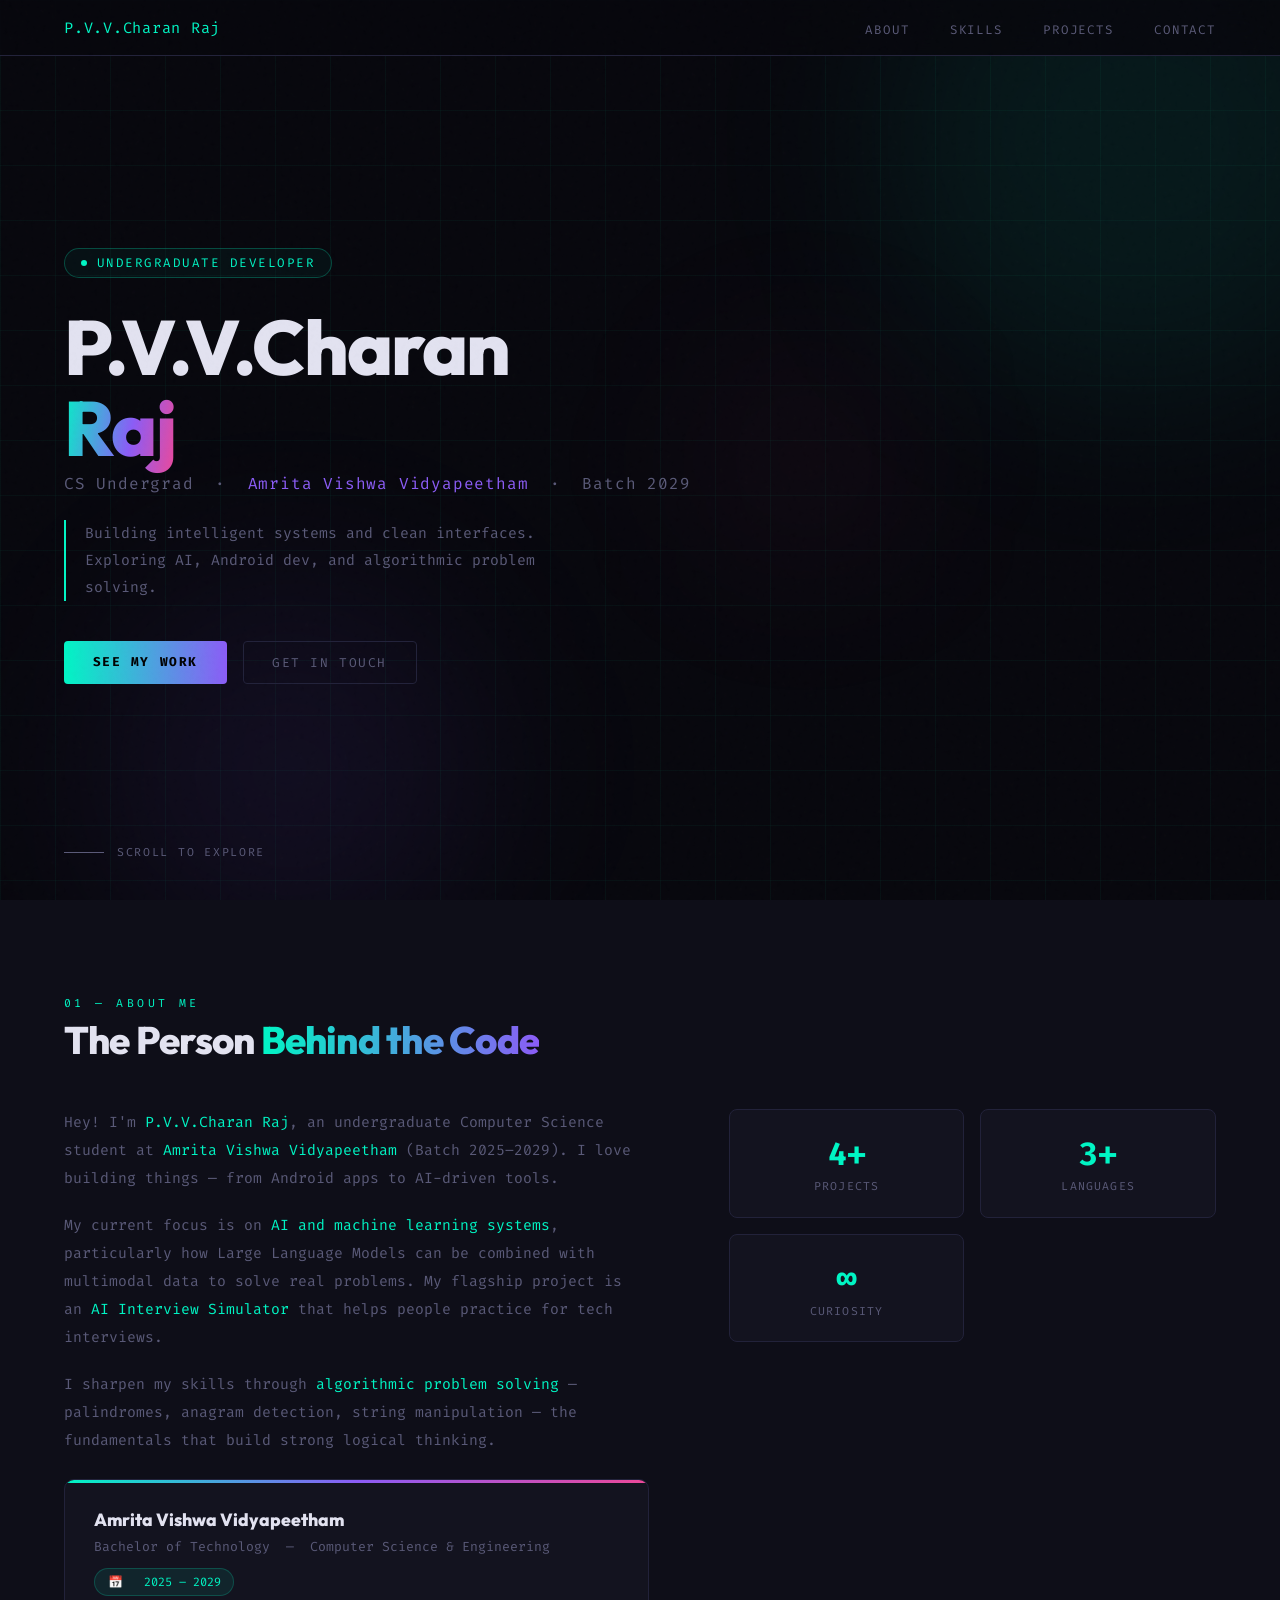
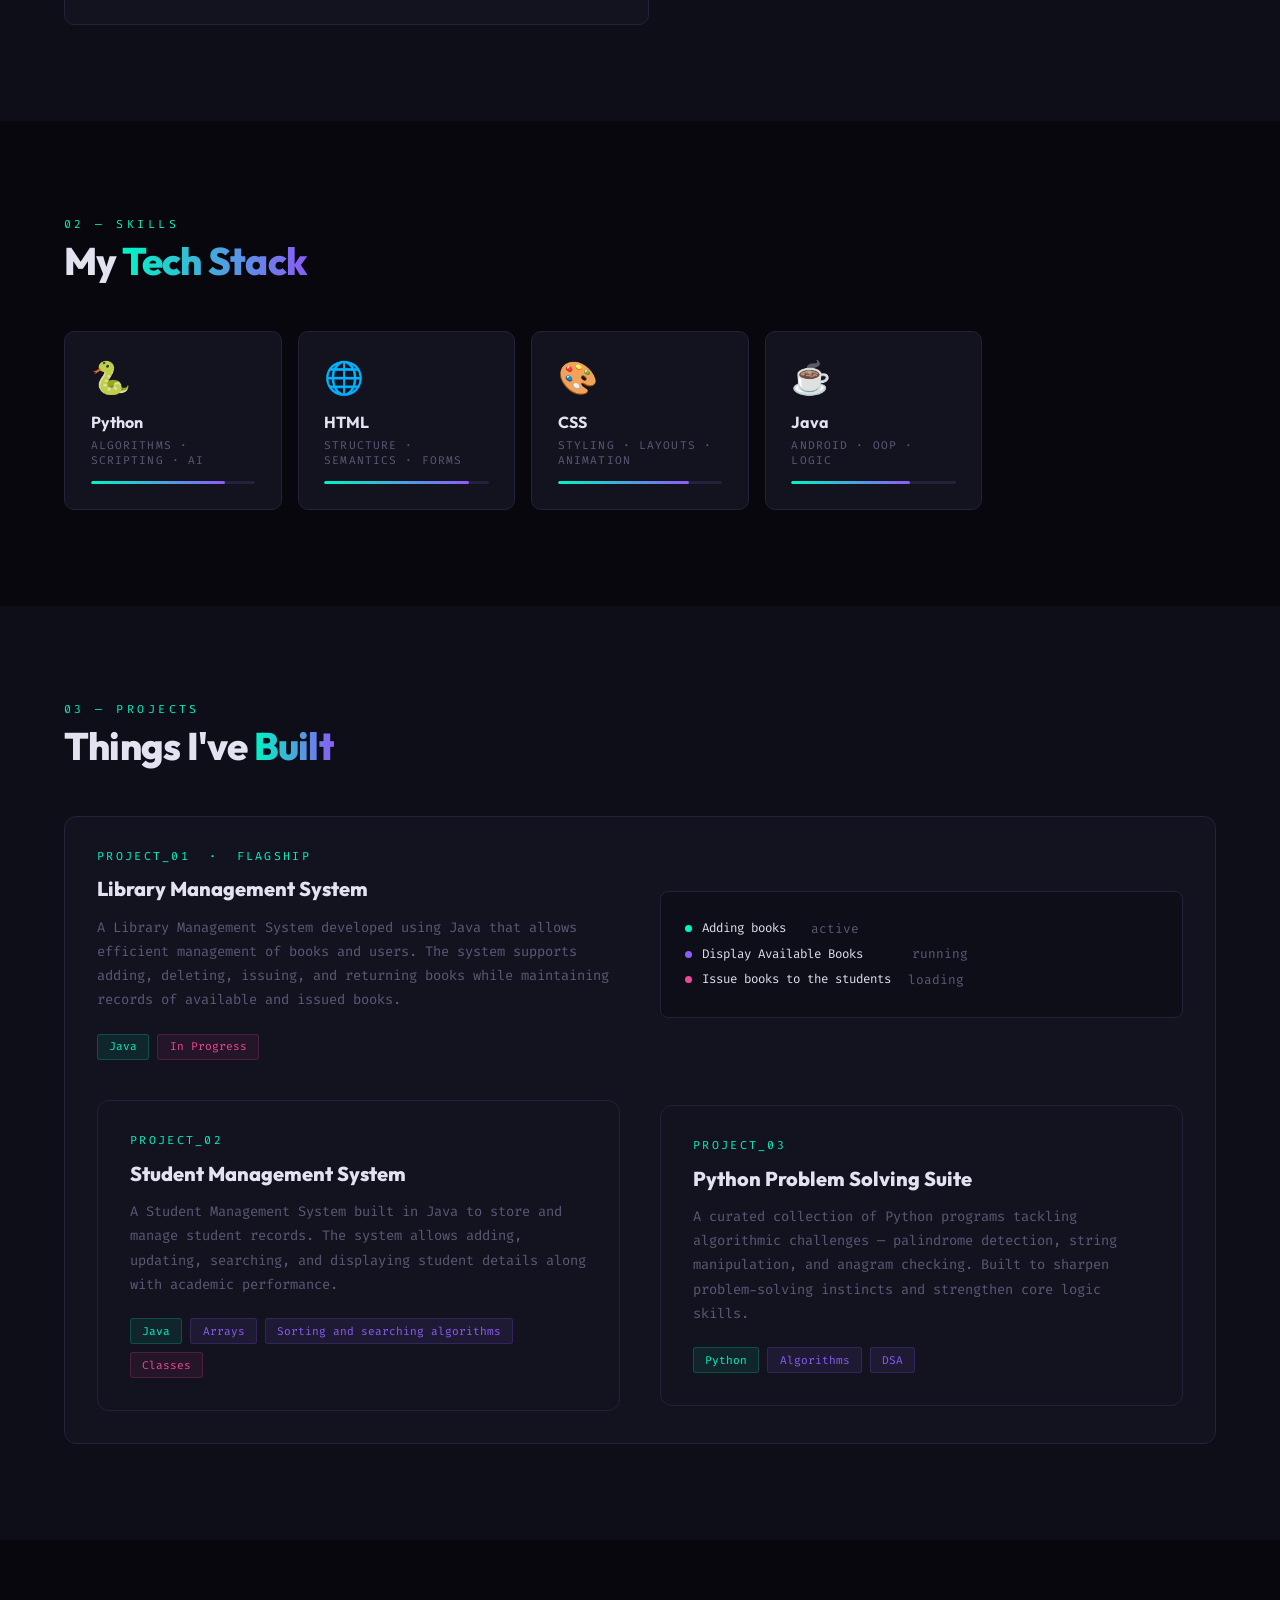
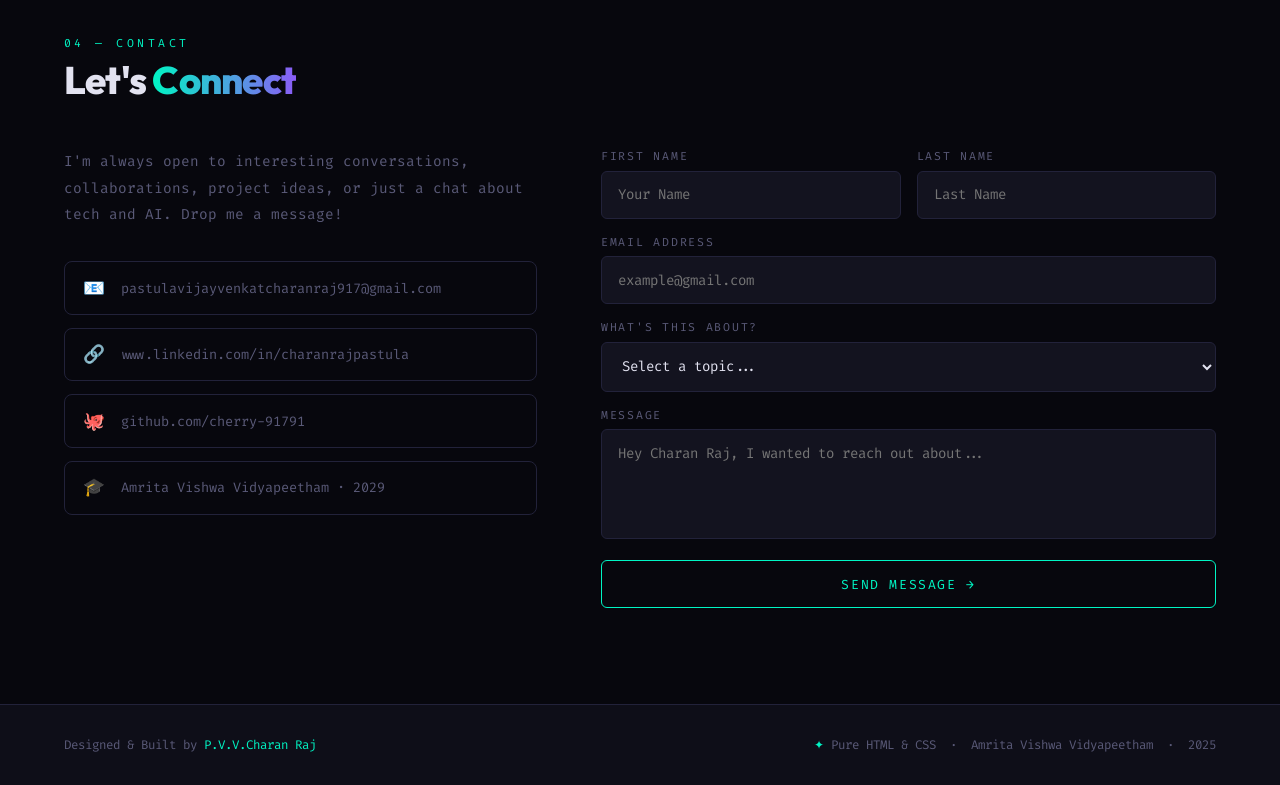
<file: index.html>
<!DOCTYPE html>
<html lang="en">
<head>
  <meta charset="UTF-8" />
  <meta name="viewport" content="width=device-width, initial-scale=1.0"/>
  <title>P.V.V.Charan Raj — Portfolio</title>
  <link href="https://fonts.googleapis.com/css2?family=Fira+Code:wght@400;500&family=Outfit:wght@400;600;700;800&display=swap" rel="stylesheet"/>
  <link rel="stylesheet" href="pro.css">
</head>
<body>

 
  <nav>
    <div class="logo">P.V.V.Charan Raj</div>
    <ul class="nav-links">
      <li><a href="#about">About</a></li>
      <li><a href="#skills">Skills</a></li>
      <li><a href="#projects">Projects</a></li>
      <li><a href="#contact">Contact</a></li>
    </ul>
  </nav>

  <section class="hero" id="home">
    <div class="orb orb1"></div>
    <div class="orb orb2"></div>
    <div class="orb orb3"></div>
    <div class="hero-inner">
      <div class="hero-badge">
        <span class="badge-dot"></span>
        Undergraduate Developer
      </div>
      <h1 class="hero-name">
        <span class="first">P.V.V.Charan </span><br>
        <span class="last">Raj</span>
      </h1>
      <p class="hero-role">
        CS Undergrad &nbsp;·&nbsp; <span>Amrita Vishwa Vidyapeetham</span> &nbsp;·&nbsp; Batch 2029
      </p>
      <p class="hero-bio">
        Building intelligent systems and clean interfaces.<br>
        Exploring AI, Android dev, and algorithmic problem solving.
      </p>
      <div class="hero-actions">
        <a href="#projects" class="btn btn-fill">See My Work</a>
        <a href="#contact" class="btn btn-outline">Get in Touch</a>
      </div>
    </div>
    <div class="scroll-hint">
      <span class="scroll-line"></span> Scroll to explore
    </div>
  </section>

 
  <section id="about">
    <div class="sec-tag">01 — about me</div>
    <h2 class="sec-title">The Person <span class="hl">Behind the Code</span></h2>
    <div class="about-layout">
      <div class="about-text">
        <p>
          Hey! I'm <b>P.V.V.Charan Raj</b>, an undergraduate Computer Science student at
          <b>Amrita Vishwa Vidyapeetham</b> (Batch 2025–2029). I love building things — from
          Android apps to AI-driven tools.
        </p>
        <p>
          My current focus is on <b>AI and machine learning systems</b>, particularly how
          Large Language Models can be combined with multimodal data to solve real problems.
          My flagship project is an <b>AI Interview Simulator</b> that helps people practice
          for tech interviews.
        </p>
        <p>
          I sharpen my skills through <b>algorithmic problem solving</b> — palindromes,
          anagram detection, string manipulation — the fundamentals that build strong
          logical thinking.
        </p>
        <div class="edu-card">
          <div class="edu-uni">Amrita Vishwa Vidyapeetham</div>
          <div class="edu-degree">Bachelor of Technology &nbsp;—&nbsp; Computer Science &amp; Engineering</div>
          <span class="edu-years">📅 &nbsp; 2025 – 2029</span>
        </div>
      </div>
      <div>
        <div class="stat-row">
          <div class="stat-box">
            <div class="stat-num">4+</div>
            <div class="stat-lbl">Projects</div>
          </div>
          <div class="stat-box">
            <div class="stat-num">3+</div>
            <div class="stat-lbl">Languages</div>
          </div>
          <div class="stat-box">
            <div class="stat-num">∞</div>
            <div class="stat-lbl">Curiosity</div>
          </div>
        </div>
      </div>
    </div>
  </section>


  <section id="skills">
    <div class="sec-tag">02 — skills</div>
    <h2 class="sec-title">My <span class="hl">Tech Stack</span></h2>
    <div class="skills-wrap">
      <div class="sk">
        <div class="sk-icon">🐍</div>
        <div class="sk-name">Python</div>
        <div class="sk-level">Algorithms · Scripting · AI</div>
        <div class="bar-bg"><div class="bar" style="width:82%"></div></div>
      </div>
      <div class="sk">
        <div class="sk-icon">🌐</div>
        <div class="sk-name">HTML</div>
        <div class="sk-level">Structure · Semantics · Forms</div>
        <div class="bar-bg"><div class="bar" style="width:88%"></div></div>
      </div>
      <div class="sk">
        <div class="sk-icon">🎨</div>
        <div class="sk-name">CSS</div>
        <div class="sk-level">Styling · Layouts · Animation</div>
        <div class="bar-bg"><div class="bar" style="width:80%"></div></div>
      </div>
      <div class="sk">
        <div class="sk-icon">☕</div>
        <div class="sk-name">Java</div>
        <div class="sk-level">Android · OOP · Logic</div>
        <div class="bar-bg"><div class="bar" style="width:72%"></div></div>
      </div>
  </section>

  <section id="projects">
    <div class="sec-tag">03 — projects</div>
    <h2 class="sec-title">Things I've <span class="hl">Built</span></h2>
    <div class="projects-grid">

      <div class="proj-card featured">
        <div>
          <div class="proj-num">PROJECT_01 &nbsp;·&nbsp; FLAGSHIP</div>
          <h3 class="proj-title">Library Management System</h3>
          <p class="proj-desc">
            A Library Management System developed using Java that allows efficient management of books and users. The system supports adding, deleting, issuing, and returning books while maintaining records of available and issued books.
          </p>
          <div class="proj-tags">
            <span class="tag green">Java</span>
            <span class="tag pink">In Progress</span>
          </div>
        </div>
        <div class="proj-visual">
          <div class="pv-line"><span class="pv-dot pv-g"></span><span class="pv-label">Adding books</span>&nbsp;&nbsp;active</div>
          <div class="pv-line"><span class="pv-dot pv-p"></span><span class="pv-label">Display Available Books</span>&nbsp;&nbsp;&nbsp;&nbsp;&nbsp;running</div>
          <div class="pv-line"><span class="pv-dot pv-pk"></span><span class="pv-label">Issue books to the students</span>&nbsp;loading</div>
      </div>

    
      <div class="proj-card">
        <div class="proj-num">PROJECT_02</div>
        <h3 class="proj-title">Student Management System</h3>
        <p class="proj-desc">
         A Student Management System built in Java to store and manage student records. The system allows adding, updating, searching, and displaying student details along with academic performance.        </p>
        <div class="proj-tags">
          <span class="tag green">Java</span>
          <span class="tag">Arrays</span>
          <span class="tag">Sorting and searching algorithms</span>
          <span class="tag pink">Classes</span>
        </div>
      </div>

      <div class="proj-card">
        <div class="proj-num">PROJECT_03</div>
        <h3 class="proj-title">Python Problem Solving Suite</h3>
        <p class="proj-desc">
          A curated collection of Python programs tackling algorithmic challenges —
          palindrome detection, string manipulation, and anagram checking. Built to
          sharpen problem-solving instincts and strengthen core logic skills.
        </p>
        <div class="proj-tags">
          <span class="tag green">Python</span>
          <span class="tag">Algorithms</span>
          <span class="tag">DSA</span>
        </div>
      </div>

    </div>
  </section>


  <section id="contact">
    <div class="sec-tag">04 — contact</div>
    <h2 class="sec-title">Let's <span class="hl">Connect</span></h2>
    <div class="contact-grid">
      <div class="contact-left">
        <p>
          I'm always open to interesting conversations, collaborations, project ideas,
          or just a chat about tech and AI. Drop me a message!
        </p>
        <div class="c-links">
          <a href="mailto:pastulavijayvenkatcharanraj917@gmail.com" class="c-link">
            <span class="c-ico">📧</span> pastulavijayvenkatcharanraj917@gmail.com
          </a>
          <a href="https://www.linkedin.com/in/pastulavijay-venkatcharanraj-4975b03a7/" class="c-link">
            <span class="c-ico">🔗</span> www.linkedin.com/in/charanrajpastula
          </a>
          <a href="https://github.com/cherry-91791" class="c-link">
            <span class="c-ico">🐙</span> github.com/cherry-91791
          </a>
          <a href="#" class="c-link">
            <span class="c-ico">🎓</span> Amrita Vishwa Vidyapeetham · 2029
          </a>
        </div>
      </div>

      <form class="contact-form" action="#" method="post">
        <div class="fg-row">
          <div class="fg">
            <label for="fname">First Name</label>
            <input type="text" id="fname" name="fname" placeholder="Your Name" required />
          </div>
          <div class="fg">
            <label for="lname">Last Name</label>
            <input type="text" id="lname" name="lname" placeholder="Last Name" />
          </div>
        </div>
        <div class="fg">
          <label for="email">Email Address</label>
          <input type="email" id="email" name="email" placeholder="example@gmail.com" required />
        </div>
        <div class="fg">
          <label for="topic">What's this about?</label>
          <select id="topic" name="topic">
            <option value="">Select a topic...</option>
            <option value="collab">Project Collaboration</option>
            <option value="ai">AI / LLM Discussion</option>
            <option value="feedback">Portfolio Feedback</option>
            <option value="opportunity">Opportunity</option>
            <option value="general">Just Saying Hi!</option>
          </select>
        </div>
        <div class="fg">
          <label for="msg">Message</label>
          <textarea id="msg" name="msg" placeholder="Hey Charan Raj, I wanted to reach out about..." required></textarea>
        </div>
        <button type="submit" class="form-btn">Send Message →</button>
      </form>
    </div>
  </section>


  <footer>
    <p>Designed &amp; Built by <span>P.V.V.Charan Raj</span></p>
    <p><span>✦</span> Pure HTML &amp; CSS &nbsp;·&nbsp; Amrita Vishwa Vidyapeetham &nbsp;·&nbsp; 2025</p>
  </footer>

</body>
</html>
</file>
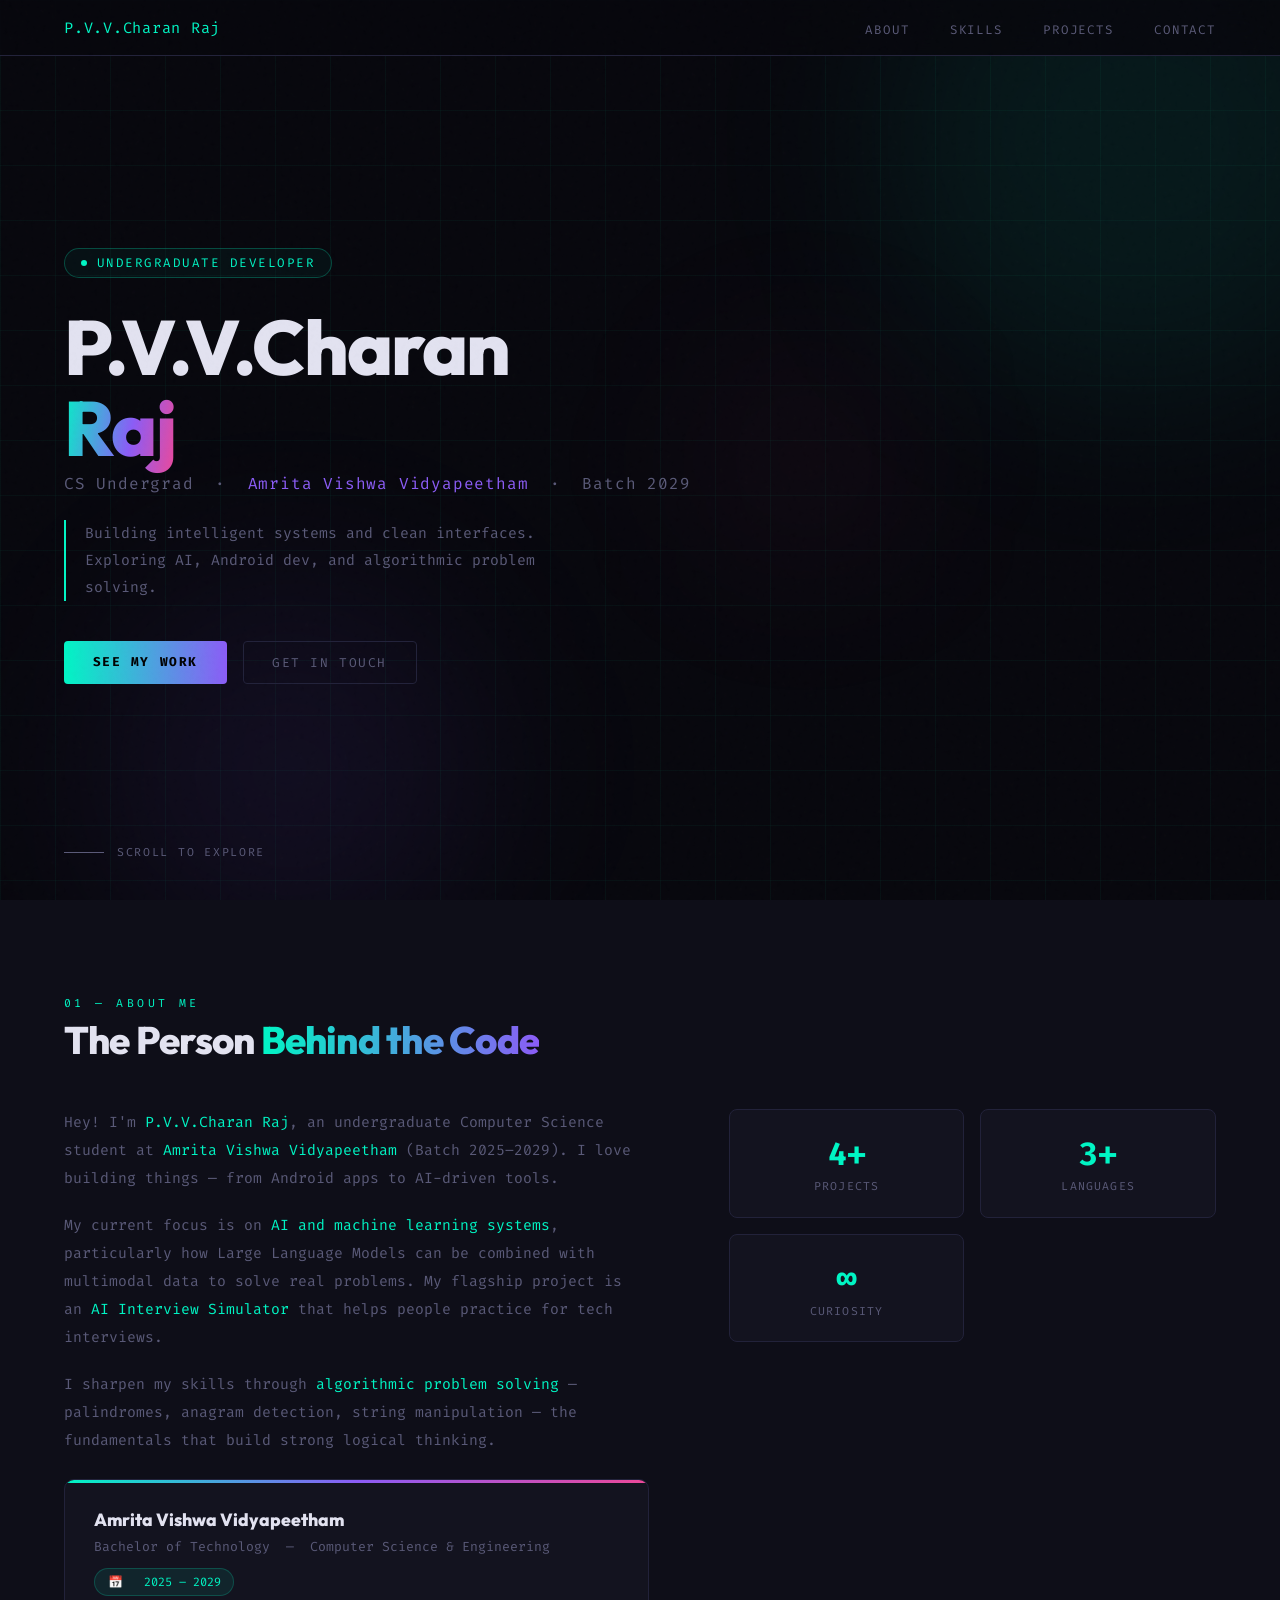
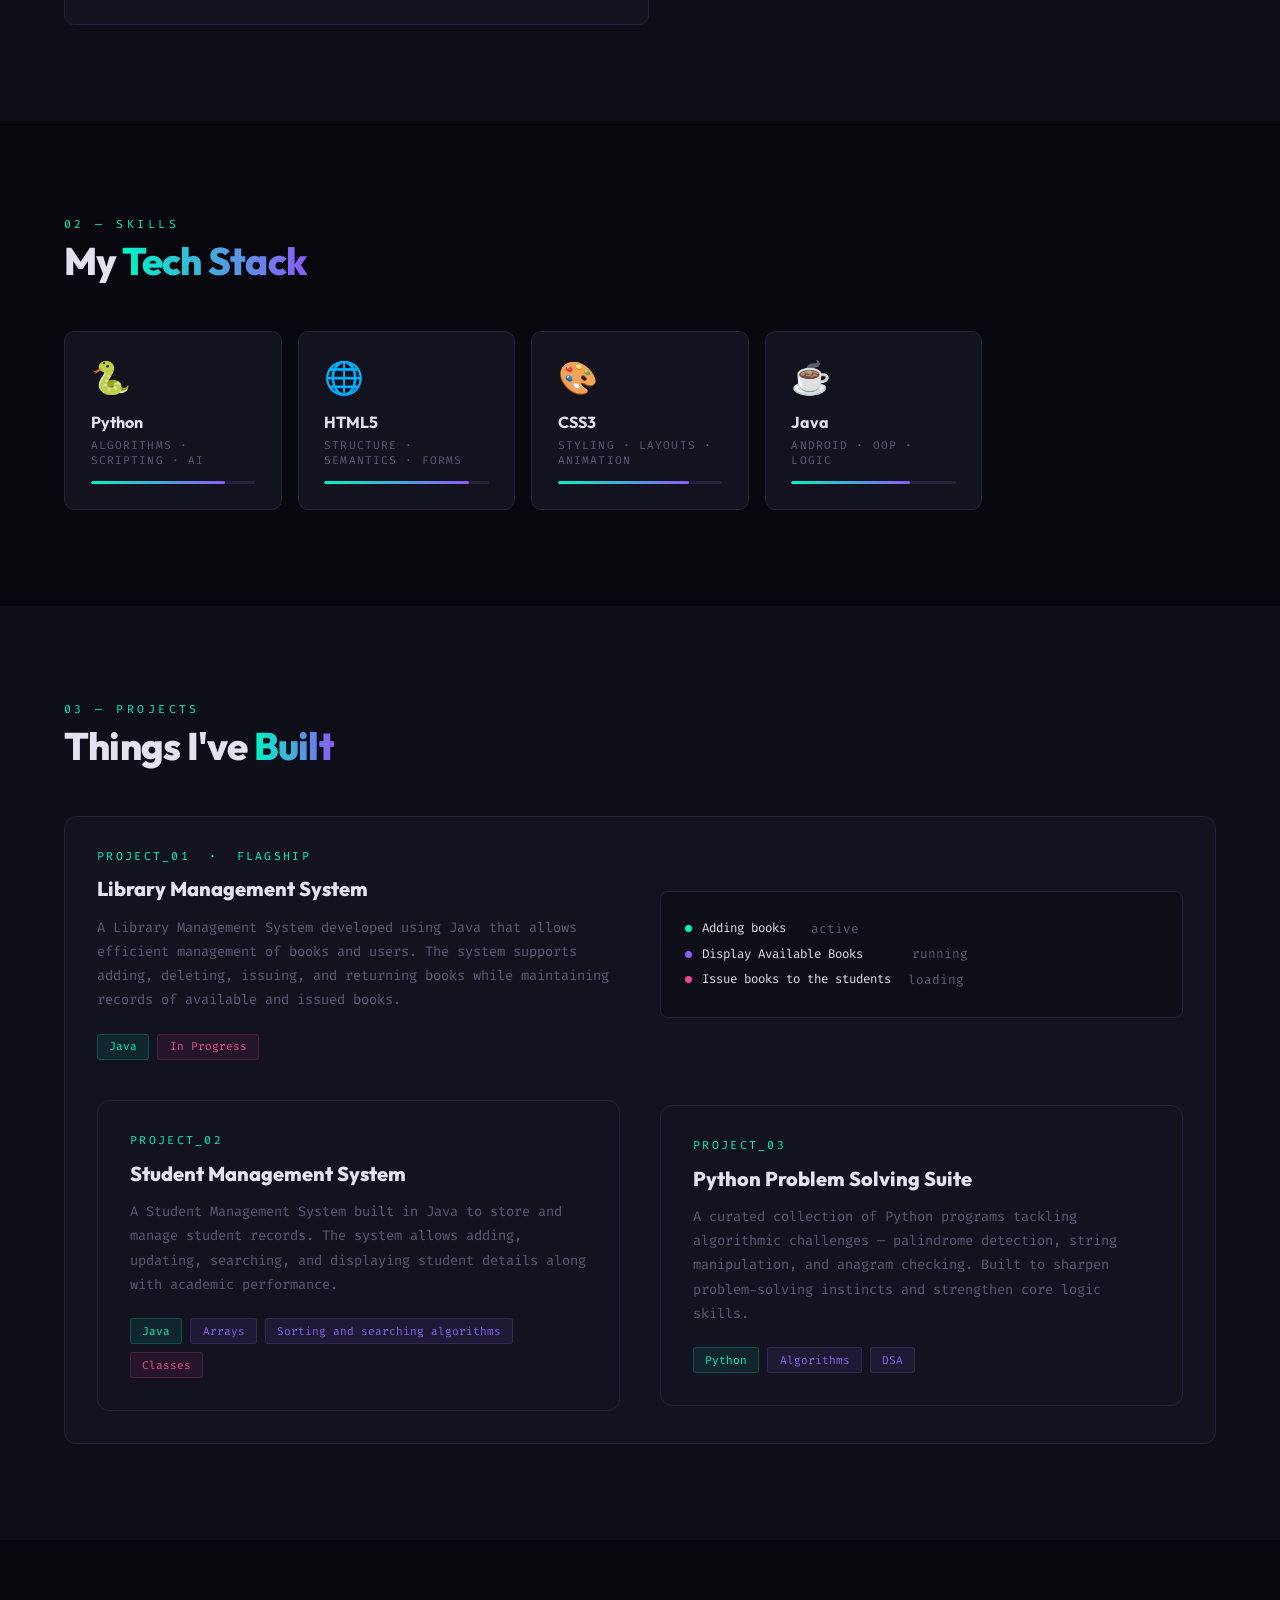
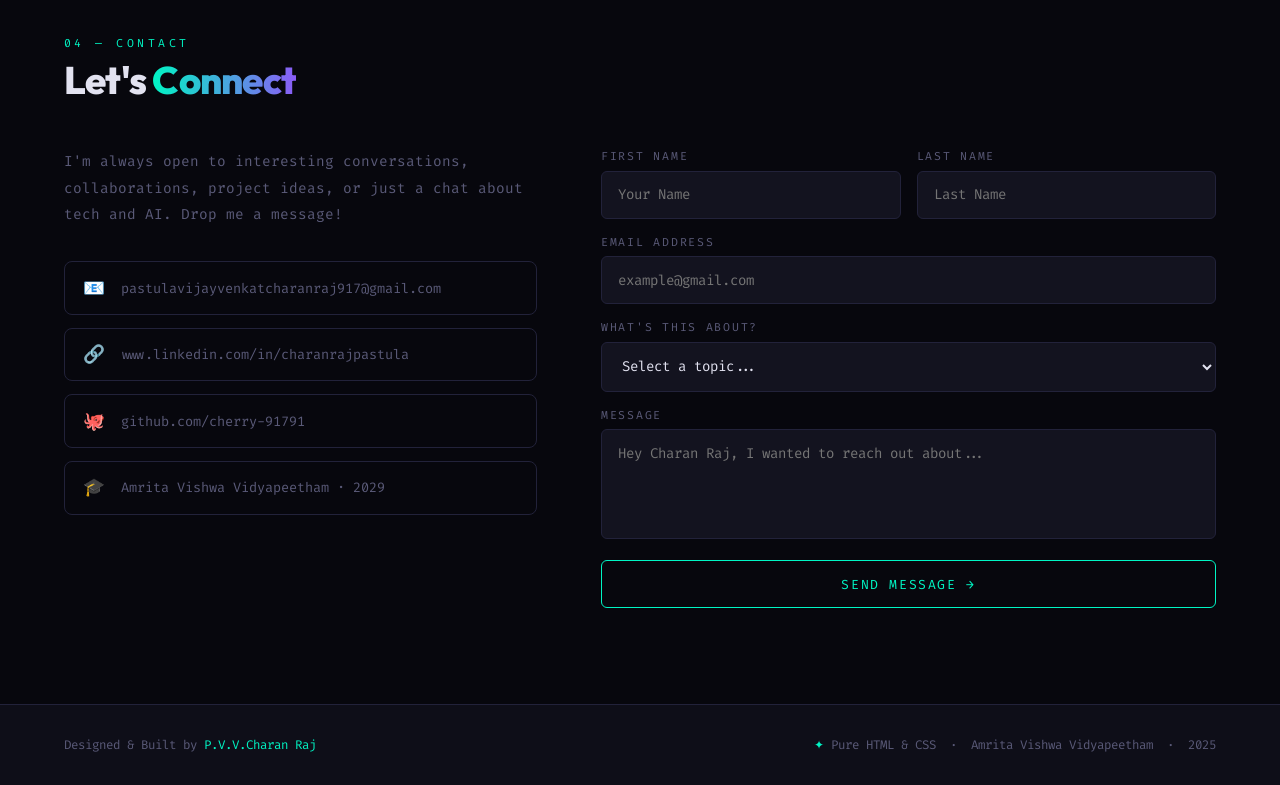
<file: !DOCTYPEFINALhtml.html>
<!DOCTYPE html>
<html lang="en">
<head>
  <meta charset="UTF-8" />
  <meta name="viewport" content="width=device-width, initial-scale=1.0"/>
  <title>P.V.V.Charan Raj — Portfolio</title>
  <link href="https://fonts.googleapis.com/css2?family=Fira+Code:wght@400;500&family=Outfit:wght@400;600;700;800&display=swap" rel="stylesheet"/>
  <style>

    *, *::before, *::after { box-sizing: border-box; margin: 0; padding: 0; }

    :root {
      --bg:       #07070d;
      --surface:  #0e0e18;
      --card:     #13131f;
      --border:   #22223a;
      --accent:   #00f5c4;
      --purple:   #8b5cf6;
      --pink:     #ec4899;
      --text:     #e2e2f0;
      --muted:    #5a5a78;
      --mono:     'Fira Code', monospace;
      --head:     'Outfit', sans-serif;
    }

    html { scroll-behavior: smooth; }

    body {
      background: var(--bg);
      color: var(--text);
      font-family: var(--head);
      overflow-x: hidden;
    }

    ::-webkit-scrollbar { width: 3px; }
    ::-webkit-scrollbar-track { background: var(--bg); }
    ::-webkit-scrollbar-thumb { background: var(--accent); }

    body::before {
      content: '';
      position: fixed; inset: 0;
      background-image: url("data:image/svg+xml,%3Csvg viewBox='0 0 200 200' xmlns='http://www.w3.org/2000/svg'%3E%3Cfilter id='n'%3E%3CfeTurbulence type='fractalNoise' baseFrequency='0.85' numOctaves='4' stitchTiles='stitch'/%3E%3C/filter%3E%3Crect width='100%25' height='100%25' filter='url(%23n)' opacity='0.035'/%3E%3C/svg%3E");
      pointer-events: none; z-index: 999; opacity: 0.5;
    }

    /* NAV */
    nav {
      position: fixed; top: 0; left: 0; right: 0; z-index: 100;
      display: flex; justify-content: space-between; align-items: center;
      padding: 1.1rem 4rem;
      background: rgba(7,7,13,0.88);
      backdrop-filter: blur(14px);
      border-bottom: 1px solid var(--border);
    }
    .logo { font-family: var(--mono); color: var(--accent); font-size: 0.95rem; letter-spacing: 0.05em; }
    .nav-links { display: flex; gap: 2.5rem; list-style: none; }
    .nav-links a {
      text-decoration: none; color: var(--muted);
      font-family: var(--mono); font-size: 0.78rem;
      letter-spacing: 0.15em; text-transform: uppercase;
      transition: color 0.3s;
    }
    .nav-links a:hover { color: var(--accent); }

    /* HERO */
    .hero {
      min-height: 100vh;
      display: flex; align-items: center;
      padding: 6rem 4rem 4rem;
      position: relative; overflow: hidden;
    }
    .hero::before {
      content: '';
      position: absolute; inset: 0;
      background-image:
        linear-gradient(rgba(0,245,196,0.04) 1px, transparent 1px),
        linear-gradient(90deg, rgba(0,245,196,0.04) 1px, transparent 1px);
      background-size: 55px 55px;
      animation: gridMove 20s linear infinite;
      pointer-events: none;
    }
    @keyframes gridMove {
      from { background-position: 0 0; }
      to   { background-position: 55px 55px; }
    }
    .orb {
      position: absolute; border-radius: 50%;
      filter: blur(90px); pointer-events: none;
    }
    .orb1 { width: 520px; height: 520px; background: rgba(0,245,196,0.07); top: -120px; right: -120px; }
    .orb2 { width: 380px; height: 380px; background: rgba(139,92,246,0.08); bottom: -60px; left: 100px; }
    .orb3 { width: 200px; height: 200px; background: rgba(236,72,153,0.06); top: 40%; left: 55%; }

    .hero-inner { position: relative; z-index: 2; max-width: 780px; }

    .hero-badge {
      display: inline-flex; align-items: center; gap: 0.6rem;
      font-family: var(--mono); font-size: 0.78rem;
      color: var(--accent); letter-spacing: 0.2em; text-transform: uppercase;
      border: 1px solid rgba(0,245,196,0.25);
      padding: 0.4rem 1rem; border-radius: 100px;
      margin-bottom: 1.8rem;
      background: rgba(0,245,196,0.04);
    }
    .badge-dot {
      width: 6px; height: 6px; border-radius: 50%;
      background: var(--accent);
      animation: pulse 2s ease-in-out infinite;
    }
    @keyframes pulse {
      0%, 100% { opacity: 1; transform: scale(1); }
      50%       { opacity: 0.4; transform: scale(1.4); }
    }

    .hero-name {
      font-size: clamp(2.8rem, 6vw, 5.5rem);
      font-weight: 800; line-height: 1.05;
      letter-spacing: -0.025em; margin-bottom: 0.3rem;
    }
    .hero-name .first { color: var(--text); }
    .hero-name .last {
      background: linear-gradient(100deg, var(--accent) 0%, var(--purple) 60%, var(--pink) 100%);
      -webkit-background-clip: text; -webkit-text-fill-color: transparent;
      background-clip: text;
    }
    .hero-role {
      font-family: var(--mono); color: var(--muted);
      font-size: 1rem; margin-bottom: 1.6rem; letter-spacing: 0.05em;
    }
    .hero-role span { color: var(--purple); }
    .hero-bio {
      font-family: var(--mono); color: var(--muted);
      font-size: 0.92rem; line-height: 1.85;
      max-width: 500px; margin-bottom: 2.5rem;
      border-left: 2px solid var(--accent); padding-left: 1.2rem;
    }
    .hero-actions { display: flex; gap: 1rem; flex-wrap: wrap; }

    .btn {
      display: inline-block; text-decoration: none;
      font-family: var(--mono); font-size: 0.8rem;
      letter-spacing: 0.12em; text-transform: uppercase;
      padding: 0.75rem 1.8rem; border-radius: 4px;
      cursor: pointer; transition: all 0.3s;
    }
    .btn-fill {
      background: linear-gradient(90deg, var(--accent), var(--purple));
      color: #000; font-weight: 700; border: none;
    }
    .btn-fill:hover { opacity: 0.8; transform: translateY(-2px); box-shadow: 0 8px 24px rgba(0,245,196,0.25); }
    .btn-outline {
      background: transparent; color: var(--muted); border: 1px solid var(--border);
    }
    .btn-outline:hover { border-color: var(--purple); color: var(--purple); }

    .scroll-hint {
      position: absolute; bottom: 2.5rem; left: 4rem;
      font-family: var(--mono); font-size: 0.72rem;
      color: var(--muted); letter-spacing: 0.15em; text-transform: uppercase;
      display: flex; align-items: center; gap: 0.8rem;
    }
    .scroll-line {
      width: 40px; height: 1px; background: var(--muted);
      animation: scrollPulse 2s ease-in-out infinite;
    }
    @keyframes scrollPulse { 0%,100%{width:40px} 50%{width:70px} }

    /* SECTIONS */
    section { padding: 6rem 4rem; }
    .sec-tag {
      font-family: var(--mono); font-size: 0.72rem;
      color: var(--accent); letter-spacing: 0.3em;
      text-transform: uppercase; margin-bottom: 0.5rem;
    }
    .sec-title {
      font-size: clamp(1.9rem, 3vw, 2.8rem); font-weight: 800;
      letter-spacing: -0.02em; margin-bottom: 3rem; line-height: 1.1;
    }
    .sec-title .hl {
      background: linear-gradient(90deg, var(--accent), var(--purple));
      -webkit-background-clip: text; -webkit-text-fill-color: transparent;
      background-clip: text;
    }

    /* ABOUT */
    #about { background: var(--surface); }
    .about-layout {
      display: grid; grid-template-columns: 1.2fr 1fr; gap: 5rem; align-items: start;
    }
    .about-text p {
      font-family: var(--mono); color: var(--muted);
      font-size: 0.92rem; line-height: 1.9; margin-bottom: 1.2rem;
    }
    .about-text p b { color: var(--accent); font-weight: 400; }

    .edu-card {
      background: var(--card); border: 1px solid var(--border);
      border-radius: 10px; padding: 1.8rem;
      position: relative; overflow: hidden; margin-top: 1.5rem;
    }
    .edu-card::before {
      content: '';
      position: absolute; top: 0; left: 0; right: 0; height: 3px;
      background: linear-gradient(90deg, var(--accent), var(--purple), var(--pink));
    }
    .edu-uni { font-weight: 800; font-size: 1.1rem; margin-bottom: 0.4rem; line-height: 1.3; }
    .edu-degree { font-family: var(--mono); color: var(--muted); font-size: 0.82rem; margin-bottom: 0.8rem; }
    .edu-years {
      display: inline-flex; align-items: center; gap: 0.5rem;
      font-family: var(--mono); font-size: 0.75rem; color: var(--accent);
      background: rgba(0,245,196,0.08); border: 1px solid rgba(0,245,196,0.2);
      padding: 0.3rem 0.8rem; border-radius: 100px;
    }

    .stat-row { display: grid; grid-template-columns: 1fr 1fr; gap: 1rem; }
    .stat-box {
      background: var(--card); border: 1px solid var(--border);
      border-radius: 8px; padding: 1.4rem;
      text-align: center; transition: border-color 0.3s, transform 0.3s;
    }
    .stat-box:hover { border-color: var(--accent); transform: translateY(-3px); }
    .stat-num { font-size: 2rem; font-weight: 800; color: var(--accent); font-family: var(--mono); }
    .stat-lbl { font-family: var(--mono); color: var(--muted); font-size: 0.72rem; letter-spacing: 0.1em; text-transform: uppercase; margin-top: 0.3rem; }

    /* SKILLS */
    #skills { background: var(--bg); }
    .skills-wrap {
      display: grid; grid-template-columns: repeat(auto-fill, minmax(210px, 1fr)); gap: 1rem;
    }
    .sk {
      background: var(--card); border: 1px solid var(--border);
      border-radius: 10px; padding: 1.6rem;
      transition: all 0.3s; position: relative; overflow: hidden;
    }
    .sk::after {
      content: '';
      position: absolute; inset: 0;
      background: linear-gradient(135deg, rgba(0,245,196,0.04), rgba(139,92,246,0.04));
      opacity: 0; transition: opacity 0.3s;
    }
    .sk:hover { border-color: var(--purple); transform: translateY(-5px); box-shadow: 0 12px 32px rgba(139,92,246,0.12); }
    .sk:hover::after { opacity: 1; }
    .sk-icon { font-size: 2rem; margin-bottom: 0.9rem; }
    .sk-name { font-weight: 700; font-size: 1rem; margin-bottom: 0.4rem; }
    .sk-level { font-family: var(--mono); font-size: 0.7rem; color: var(--muted); letter-spacing: 0.1em; text-transform: uppercase; margin-bottom: 0.8rem; }
    .bar-bg { background: var(--border); height: 3px; border-radius: 2px; overflow: hidden; }
    .bar { height: 100%; border-radius: 2px; background: linear-gradient(90deg, var(--accent), var(--purple)); }

    /* PROJECTS */
    #projects { background: var(--surface); }
    .projects-grid {
      display: grid; grid-template-columns: repeat(auto-fill, minmax(330px, 1fr)); gap: 1.5rem;
    }
    .proj-card {
      background: var(--card); border: 1px solid var(--border);
      border-radius: 12px; padding: 2rem;
      transition: all 0.3s; position: relative; overflow: hidden;
    }
    .proj-card.featured {
      grid-column: 1 / -1;
      display: grid; grid-template-columns: 1fr 1fr; gap: 2.5rem; align-items: center;
    }
    .proj-card:hover {
      border-color: var(--accent); transform: translateY(-5px);
      box-shadow: 0 20px 50px rgba(0,0,0,0.5);
    }
    .proj-num { font-family: var(--mono); font-size: 0.72rem; color: var(--accent); letter-spacing: 0.2em; margin-bottom: 0.8rem; }
    .proj-title { font-size: 1.25rem; font-weight: 800; margin-bottom: 0.8rem; line-height: 1.3; }
    .proj-desc { font-family: var(--mono); color: var(--muted); font-size: 0.86rem; line-height: 1.75; margin-bottom: 1.4rem; }
    .proj-tags { display: flex; flex-wrap: wrap; gap: 0.5rem; }
    .tag {
      font-family: var(--mono); font-size: 0.7rem;
      padding: 0.28rem 0.7rem; border-radius: 3px;
      background: rgba(139,92,246,0.1); color: var(--purple);
      border: 1px solid rgba(139,92,246,0.2);
    }
    .tag.green { background: rgba(0,245,196,0.08); color: var(--accent); border-color: rgba(0,245,196,0.2); }
    .tag.pink  { background: rgba(236,72,153,0.08); color: var(--pink); border-color: rgba(236,72,153,0.2); }

    .proj-visual {
      background: var(--surface); border: 1px solid var(--border);
      border-radius: 8px; padding: 1.5rem;
      font-family: var(--mono); font-size: 0.8rem;
      color: var(--muted); line-height: 2;
    }
    .pv-line { display: flex; align-items: center; gap: 0.6rem; }
    .pv-dot { width: 7px; height: 7px; border-radius: 50%; flex-shrink: 0; }
    .pv-g  { background: var(--accent); }
    .pv-p  { background: var(--purple); }
    .pv-pk { background: var(--pink); }
    .pv-label { color: var(--text); font-size: 0.78rem; }

   
    /* CONTACT */
    #contact { background: var(--bg); }
    .contact-grid {
      display: grid; grid-template-columns: 1fr 1.3fr; gap: 4rem; align-items: start;
    }
    .contact-left p {
      font-family: var(--mono); color: var(--muted);
      font-size: 0.9rem; line-height: 1.85; margin-bottom: 2rem;
    }
    .c-links { display: flex; flex-direction: column; gap: 0.8rem; }
    .c-link {
      display: flex; align-items: center; gap: 1rem;
      text-decoration: none; color: var(--muted);
      font-family: var(--mono); font-size: 0.85rem;
      padding: 0.9rem 1.1rem;
      border: 1px solid var(--border); border-radius: 8px;
      transition: all 0.3s;
    }
    .c-link:hover { color: var(--accent); border-color: var(--accent); background: rgba(0,245,196,0.04); }
    .c-ico { font-size: 1.1rem; }

    .contact-form { display: flex; flex-direction: column; gap: 1rem; }
    .fg { display: flex; flex-direction: column; gap: 0.4rem; }
    .fg label { font-family: var(--mono); font-size: 0.72rem; color: var(--muted); letter-spacing: 0.15em; text-transform: uppercase; }
    .fg input, .fg textarea, .fg select {
      background: var(--card); border: 1px solid var(--border);
      border-radius: 6px; padding: 0.85rem 1rem;
      color: var(--text); font-family: var(--mono); font-size: 0.88rem;
      outline: none; transition: border-color 0.3s, box-shadow 0.3s;
      resize: none; width: 100%;
    }
    .fg input:focus, .fg textarea:focus, .fg select:focus {
      border-color: var(--accent); box-shadow: 0 0 0 3px rgba(0,245,196,0.07);
    }
    .fg select option { background: var(--card); }
    .fg textarea { min-height: 110px; }
    .fg-row { display: grid; grid-template-columns: 1fr 1fr; gap: 1rem; }

    .form-btn {
      font-family: var(--mono); font-size: 0.82rem;
      letter-spacing: 0.12em; text-transform: uppercase;
      padding: 0.9rem; background: transparent;
      border: 1px solid var(--accent); color: var(--accent);
      border-radius: 6px; cursor: pointer; transition: all 0.3s; margin-top: 0.3rem;
    }
    .form-btn:hover { background: var(--accent); color: #000; font-weight: 700; box-shadow: 0 0 28px rgba(0,245,196,0.22); }

    /* FOOTER */
    footer {
      background: var(--surface); border-top: 1px solid var(--border);
      padding: 2rem 4rem;
      display: flex; justify-content: space-between; align-items: center;
    }
    footer p { font-family: var(--mono); color: var(--muted); font-size: 0.78rem; }
    footer span { color: var(--accent); }

    /* ANIMATIONS */
    @keyframes fadeUp {
      from { opacity: 0; transform: translateY(28px); }
      to   { opacity: 1; transform: translateY(0); }
    }
    .hero-badge   { animation: fadeUp 0.6s 0.1s forwards; opacity: 0; }
    .hero-name    { animation: fadeUp 0.6s 0.3s forwards; opacity: 0; }
    .hero-role    { animation: fadeUp 0.6s 0.45s forwards; opacity: 0; }
    .hero-bio     { animation: fadeUp 0.6s 0.55s forwards; opacity: 0; }
    .hero-actions { animation: fadeUp 0.6s 0.7s forwards; opacity: 0; }

    /* RESPONSIVE */
    @media (max-width: 860px) {
      nav { padding: 1rem 1.5rem; }
      .nav-links { gap: 1.2rem; }
      section, .acm-strip { padding: 4rem 1.5rem; }
      .hero { padding: 5rem 1.5rem 4rem; }
      .about-layout, .contact-grid { grid-template-columns: 1fr; gap: 2.5rem; }
      .proj-card.featured { grid-column: auto; grid-template-columns: 1fr; }
      .fg-row { grid-template-columns: 1fr; }
      footer { flex-direction: column; gap: 0.5rem; text-align: center; padding: 1.5rem; }
      .acm-inner { flex-wrap: wrap; }
      .acm-badge { margin-left: 0; }
      .scroll-hint { display: none; }
    }
  </style>
</head>
<body>

  <!-- NAV -->
  <nav>
    <div class="logo">P.V.V.Charan Raj</div>
    <ul class="nav-links">
      <li><a href="#about">About</a></li>
      <li><a href="#skills">Skills</a></li>
      <li><a href="#projects">Projects</a></li>
      <li><a href="#contact">Contact</a></li>
    </ul>
  </nav>

  <!-- HERO -->
  <section class="hero" id="home">
    <div class="orb orb1"></div>
    <div class="orb orb2"></div>
    <div class="orb orb3"></div>
    <div class="hero-inner">
      <div class="hero-badge">
        <span class="badge-dot"></span>
        Undergraduate Developer
      </div>
      <h1 class="hero-name">
        <span class="first">P.V.V.Charan </span><br>
        <span class="last">Raj</span>
      </h1>
      <p class="hero-role">
        CS Undergrad &nbsp;·&nbsp; <span>Amrita Vishwa Vidyapeetham</span> &nbsp;·&nbsp; Batch 2029
      </p>
      <p class="hero-bio">
        Building intelligent systems and clean interfaces.<br>
        Exploring AI, Android dev, and algorithmic problem solving.
      </p>
      <div class="hero-actions">
        <a href="#projects" class="btn btn-fill">See My Work</a>
        <a href="#contact" class="btn btn-outline">Get in Touch</a>
      </div>
    </div>
    <div class="scroll-hint">
      <span class="scroll-line"></span> Scroll to explore
    </div>
  </section>

  <!-- ABOUT -->
  <section id="about">
    <div class="sec-tag">01 — about me</div>
    <h2 class="sec-title">The Person <span class="hl">Behind the Code</span></h2>
    <div class="about-layout">
      <div class="about-text">
        <p>
          Hey! I'm <b>P.V.V.Charan Raj</b>, an undergraduate Computer Science student at
          <b>Amrita Vishwa Vidyapeetham</b> (Batch 2025–2029). I love building things — from
          Android apps to AI-driven tools.
        </p>
        <p>
          My current focus is on <b>AI and machine learning systems</b>, particularly how
          Large Language Models can be combined with multimodal data to solve real problems.
          My flagship project is an <b>AI Interview Simulator</b> that helps people practice
          for tech interviews.
        </p>
        <p>
          I sharpen my skills through <b>algorithmic problem solving</b> — palindromes,
          anagram detection, string manipulation — the fundamentals that build strong
          logical thinking.
        </p>
        <div class="edu-card">
          <div class="edu-uni">Amrita Vishwa Vidyapeetham</div>
          <div class="edu-degree">Bachelor of Technology &nbsp;—&nbsp; Computer Science &amp; Engineering</div>
          <span class="edu-years">📅 &nbsp; 2025 – 2029</span>
        </div>
      </div>
      <div>
        <div class="stat-row">
          <div class="stat-box">
            <div class="stat-num">4+</div>
            <div class="stat-lbl">Projects</div>
          </div>
          <div class="stat-box">
            <div class="stat-num">3+</div>
            <div class="stat-lbl">Languages</div>
          </div>
          <div class="stat-box">
            <div class="stat-num">∞</div>
            <div class="stat-lbl">Curiosity</div>
          </div>
        </div>
      </div>
    </div>
  </section>

  <!-- SKILLS -->
  <section id="skills">
    <div class="sec-tag">02 — skills</div>
    <h2 class="sec-title">My <span class="hl">Tech Stack</span></h2>
    <div class="skills-wrap">
      <div class="sk">
        <div class="sk-icon">🐍</div>
        <div class="sk-name">Python</div>
        <div class="sk-level">Algorithms · Scripting · AI</div>
        <div class="bar-bg"><div class="bar" style="width:82%"></div></div>
      </div>
      <div class="sk">
        <div class="sk-icon">🌐</div>
        <div class="sk-name">HTML5</div>
        <div class="sk-level">Structure · Semantics · Forms</div>
        <div class="bar-bg"><div class="bar" style="width:88%"></div></div>
      </div>
      <div class="sk">
        <div class="sk-icon">🎨</div>
        <div class="sk-name">CSS3</div>
        <div class="sk-level">Styling · Layouts · Animation</div>
        <div class="bar-bg"><div class="bar" style="width:80%"></div></div>
      </div>
      <div class="sk">
        <div class="sk-icon">☕</div>
        <div class="sk-name">Java</div>
        <div class="sk-level">Android · OOP · Logic</div>
        <div class="bar-bg"><div class="bar" style="width:72%"></div></div>
      </div>
  </section>

  <!-- PROJECTS -->
  <section id="projects">
    <div class="sec-tag">03 — projects</div>
    <h2 class="sec-title">Things I've <span class="hl">Built</span></h2>
    <div class="projects-grid">

      <!-- FEATURED -->
      <div class="proj-card featured">
        <div>
          <div class="proj-num">PROJECT_01 &nbsp;·&nbsp; FLAGSHIP</div>
          <h3 class="proj-title">Library Management System</h3>
          <p class="proj-desc">
            A Library Management System developed using Java that allows efficient management of books and users. The system supports adding, deleting, issuing, and returning books while maintaining records of available and issued books.
          </p>
          <div class="proj-tags">
            <span class="tag green">Java</span>
            <span class="tag pink">In Progress</span>
          </div>
        </div>
        <div class="proj-visual">
          <div class="pv-line"><span class="pv-dot pv-g"></span><span class="pv-label">Adding books</span>&nbsp;&nbsp;active</div>
          <div class="pv-line"><span class="pv-dot pv-p"></span><span class="pv-label">Display Available Books</span>&nbsp;&nbsp;&nbsp;&nbsp;&nbsp;running</div>
          <div class="pv-line"><span class="pv-dot pv-pk"></span><span class="pv-label">Issue books to the students</span>&nbsp;loading</div>
      </div>

      <!-- PROJECT 2 -->
      <div class="proj-card">
        <div class="proj-num">PROJECT_02</div>
        <h3 class="proj-title">Student Management System</h3>
        <p class="proj-desc">
         A Student Management System built in Java to store and manage student records. The system allows adding, updating, searching, and displaying student details along with academic performance.        </p>
        <div class="proj-tags">
          <span class="tag green">Java</span>
          <span class="tag">Arrays</span>
          <span class="tag">Sorting and searching algorithms</span>
          <span class="tag pink">Classes</span>
        </div>
      </div>

      <!-- PROJECT 3 -->
      <div class="proj-card">
        <div class="proj-num">PROJECT_03</div>
        <h3 class="proj-title">Python Problem Solving Suite</h3>
        <p class="proj-desc">
          A curated collection of Python programs tackling algorithmic challenges —
          palindrome detection, string manipulation, and anagram checking. Built to
          sharpen problem-solving instincts and strengthen core logic skills.
        </p>
        <div class="proj-tags">
          <span class="tag green">Python</span>
          <span class="tag">Algorithms</span>
          <span class="tag">DSA</span>
        </div>
      </div>

    </div>
  </section>

  <!-- CONTACT -->
  <section id="contact">
    <div class="sec-tag">04 — contact</div>
    <h2 class="sec-title">Let's <span class="hl">Connect</span></h2>
    <div class="contact-grid">
      <div class="contact-left">
        <p>
          I'm always open to interesting conversations, collaborations, project ideas,
          or just a chat about tech and AI. Drop me a message!
        </p>
        <div class="c-links">
          <a href="mailto:pastulavijayvenkatcharanraj917@gmail.com" class="c-link">
            <span class="c-ico">📧</span> pastulavijayvenkatcharanraj917@gmail.com
          </a>
          <a href="https://www.linkedin.com/in/pastulavijay-venkatcharanraj-4975b03a7/" class="c-link">
            <span class="c-ico">🔗</span> www.linkedin.com/in/charanrajpastula
          </a>
          <a href="https://github.com/cherry-91791" class="c-link">
            <span class="c-ico">🐙</span> github.com/cherry-91791
          </a>
          <a href="#" class="c-link">
            <span class="c-ico">🎓</span> Amrita Vishwa Vidyapeetham · 2029
          </a>
        </div>
      </div>

      <form class="contact-form" action="#" method="post">
        <div class="fg-row">
          <div class="fg">
            <label for="fname">First Name</label>
            <input type="text" id="fname" name="fname" placeholder="Your Name" required />
          </div>
          <div class="fg">
            <label for="lname">Last Name</label>
            <input type="text" id="lname" name="lname" placeholder="Last Name" />
          </div>
        </div>
        <div class="fg">
          <label for="email">Email Address</label>
          <input type="email" id="email" name="email" placeholder="example@gmail.com" required />
        </div>
        <div class="fg">
          <label for="topic">What's this about?</label>
          <select id="topic" name="topic">
            <option value="">Select a topic...</option>
            <option value="collab">Project Collaboration</option>
            <option value="ai">AI / LLM Discussion</option>
            <option value="feedback">Portfolio Feedback</option>
            <option value="opportunity">Opportunity</option>
            <option value="general">Just Saying Hi!</option>
          </select>
        </div>
        <div class="fg">
          <label for="msg">Message</label>
          <textarea id="msg" name="msg" placeholder="Hey Charan Raj, I wanted to reach out about..." required></textarea>
        </div>
        <button type="submit" class="form-btn">Send Message →</button>
      </form>
    </div>
  </section>

  <!-- FOOTER -->
  <footer>
    <p>Designed &amp; Built by <span>P.V.V.Charan Raj</span></p>
    <p><span>✦</span> Pure HTML &amp; CSS &nbsp;·&nbsp; Amrita Vishwa Vidyapeetham &nbsp;·&nbsp; 2025</p>
  </footer>

</body>
</html>
</file>
<file: pro.css>
*, *::before, *::after { box-sizing: border-box; margin: 0; padding: 0; }

    :root {
      --bg:       #07070d;
      --surface:  #0e0e18;
      --card:     #13131f;
      --border:   #22223a;
      --accent:   #00f5c4;
      --purple:   #8b5cf6;
      --pink:     #ec4899;
      --text:     #e2e2f0;
      --muted:    #5a5a78;
      --mono:     'Fira Code', monospace;
      --head:     'Outfit', sans-serif;
    }

    html { scroll-behavior: smooth; }

    body {
      background: var(--bg);
      color: var(--text);
      font-family: var(--head);
      overflow-x: hidden;
    }

    ::-webkit-scrollbar { width: 3px; }
    ::-webkit-scrollbar-track { background: var(--bg); }
    ::-webkit-scrollbar-thumb { background: var(--accent); }

    body::before {
      content: '';
      position: fixed; inset: 0;
      background-image: url("data:image/svg+xml,%3Csvg viewBox='0 0 200 200' xmlns='http://www.w3.org/2000/svg'%3E%3Cfilter id='n'%3E%3CfeTurbulence type='fractalNoise' baseFrequency='0.85' numOctaves='4' stitchTiles='stitch'/%3E%3C/filter%3E%3Crect width='100%25' height='100%25' filter='url(%23n)' opacity='0.035'/%3E%3C/svg%3E");
      pointer-events: none; z-index: 999; opacity: 0.5;
    }

   
    nav {
      position: fixed; top: 0; left: 0; right: 0; z-index: 100;
      display: flex; justify-content: space-between; align-items: center;
      padding: 1.1rem 4rem;
      background: rgba(7,7,13,0.88);
      backdrop-filter: blur(14px);
      border-bottom: 1px solid var(--border);
    }
    .logo { font-family: var(--mono); color: var(--accent); font-size: 0.95rem; letter-spacing: 0.05em; }
    .nav-links { display: flex; gap: 2.5rem; list-style: none; }
    .nav-links a {
      text-decoration: none; color: var(--muted);
      font-family: var(--mono); font-size: 0.78rem;
      letter-spacing: 0.15em; text-transform: uppercase;
      transition: color 0.3s;
    }
    .nav-links a:hover { color: var(--accent); }

  
    .hero {
      min-height: 100vh;
      display: flex; align-items: center;
      padding: 6rem 4rem 4rem;
      position: relative; overflow: hidden;
    }
    .hero::before {
      content: '';
      position: absolute; inset: 0;
      background-image:
        linear-gradient(rgba(0,245,196,0.04) 1px, transparent 1px),
        linear-gradient(90deg, rgba(0,245,196,0.04) 1px, transparent 1px);
      background-size: 55px 55px;
      animation: gridMove 20s linear infinite;
      pointer-events: none;
    }
    @keyframes gridMove {
      from { background-position: 0 0; }
      to   { background-position: 55px 55px; }
    }
    .orb {
      position: absolute; border-radius: 50%;
      filter: blur(90px); pointer-events: none;
    }
    .orb1 { width: 520px; height: 520px; background: rgba(0,245,196,0.07); top: -120px; right: -120px; }
    .orb2 { width: 380px; height: 380px; background: rgba(139,92,246,0.08); bottom: -60px; left: 100px; }
    .orb3 { width: 200px; height: 200px; background: rgba(236,72,153,0.06); top: 40%; left: 55%; }

    .hero-inner { position: relative; z-index: 2; max-width: 780px; }

    .hero-badge {
      display: inline-flex; align-items: center; gap: 0.6rem;
      font-family: var(--mono); font-size: 0.78rem;
      color: var(--accent); letter-spacing: 0.2em; text-transform: uppercase;
      border: 1px solid rgba(0,245,196,0.25);
      padding: 0.4rem 1rem; border-radius: 100px;
      margin-bottom: 1.8rem;
      background: rgba(0,245,196,0.04);
    }
    .badge-dot {
      width: 6px; height: 6px; border-radius: 50%;
      background: var(--accent);
      animation: pulse 2s ease-in-out infinite;
    }
    @keyframes pulse {
      0%, 100% { opacity: 1; transform: scale(1); }
      50%       { opacity: 0.4; transform: scale(1.4); }
    }

    .hero-name {
      font-size: clamp(2.8rem, 6vw, 5.5rem);
      font-weight: 800; line-height: 1.05;
      letter-spacing: -0.025em; margin-bottom: 0.3rem;
    }
    .hero-name .first { color: var(--text); }
    .hero-name .last {
      background: linear-gradient(100deg, var(--accent) 0%, var(--purple) 60%, var(--pink) 100%);
      -webkit-background-clip: text; -webkit-text-fill-color: transparent;
      background-clip: text;
    }
    .hero-role {
      font-family: var(--mono); color: var(--muted);
      font-size: 1rem; margin-bottom: 1.6rem; letter-spacing: 0.05em;
    }
    .hero-role span { color: var(--purple); }
    .hero-bio {
      font-family: var(--mono); color: var(--muted);
      font-size: 0.92rem; line-height: 1.85;
      max-width: 500px; margin-bottom: 2.5rem;
      border-left: 2px solid var(--accent); padding-left: 1.2rem;
    }
    .hero-actions { display: flex; gap: 1rem; flex-wrap: wrap; }

    .btn {
      display: inline-block; text-decoration: none;
      font-family: var(--mono); font-size: 0.8rem;
      letter-spacing: 0.12em; text-transform: uppercase;
      padding: 0.75rem 1.8rem; border-radius: 4px;
      cursor: pointer; transition: all 0.3s;
    }
    .btn-fill {
      background: linear-gradient(90deg, var(--accent), var(--purple));
      color: #000; font-weight: 700; border: none;
    }
    .btn-fill:hover { opacity: 0.8; transform: translateY(-2px); box-shadow: 0 8px 24px rgba(0,245,196,0.25); }
    .btn-outline {
      background: transparent; color: var(--muted); border: 1px solid var(--border);
    }
    .btn-outline:hover { border-color: var(--purple); color: var(--purple); }

    .scroll-hint {
      position: absolute; bottom: 2.5rem; left: 4rem;
      font-family: var(--mono); font-size: 0.72rem;
      color: var(--muted); letter-spacing: 0.15em; text-transform: uppercase;
      display: flex; align-items: center; gap: 0.8rem;
    }
    .scroll-line {
      width: 40px; height: 1px; background: var(--muted);
      animation: scrollPulse 2s ease-in-out infinite;
    }
    @keyframes scrollPulse { 0%,100%{width:40px} 50%{width:70px} }

    section { padding: 6rem 4rem; }
    .sec-tag {
      font-family: var(--mono); font-size: 0.72rem;
      color: var(--accent); letter-spacing: 0.3em;
      text-transform: uppercase; margin-bottom: 0.5rem;
    }
    .sec-title {
      font-size: clamp(1.9rem, 3vw, 2.8rem); font-weight: 800;
      letter-spacing: -0.02em; margin-bottom: 3rem; line-height: 1.1;
    }
    .sec-title .hl {
      background: linear-gradient(90deg, var(--accent), var(--purple));
      -webkit-background-clip: text; -webkit-text-fill-color: transparent;
      background-clip: text;
    }

   
    #about { background: var(--surface); }
    .about-layout {
      display: grid; grid-template-columns: 1.2fr 1fr; gap: 5rem; align-items: start;
    }
    .about-text p {
      font-family: var(--mono); color: var(--muted);
      font-size: 0.92rem; line-height: 1.9; margin-bottom: 1.2rem;
    }
    .about-text p b { color: var(--accent); font-weight: 400; }

    .edu-card {
      background: var(--card); border: 1px solid var(--border);
      border-radius: 10px; padding: 1.8rem;
      position: relative; overflow: hidden; margin-top: 1.5rem;
    }
    .edu-card::before {
      content: '';
      position: absolute; top: 0; left: 0; right: 0; height: 3px;
      background: linear-gradient(90deg, var(--accent), var(--purple), var(--pink));
    }
    .edu-uni { font-weight: 800; font-size: 1.1rem; margin-bottom: 0.4rem; line-height: 1.3; }
    .edu-degree { font-family: var(--mono); color: var(--muted); font-size: 0.82rem; margin-bottom: 0.8rem; }
    .edu-years {
      display: inline-flex; align-items: center; gap: 0.5rem;
      font-family: var(--mono); font-size: 0.75rem; color: var(--accent);
      background: rgba(0,245,196,0.08); border: 1px solid rgba(0,245,196,0.2);
      padding: 0.3rem 0.8rem; border-radius: 100px;
    }

    .stat-row { display: grid; grid-template-columns: 1fr 1fr; gap: 1rem; }
    .stat-box {
      background: var(--card); border: 1px solid var(--border);
      border-radius: 8px; padding: 1.4rem;
      text-align: center; transition: border-color 0.3s, transform 0.3s;
    }
    .stat-box:hover { border-color: var(--accent); transform: translateY(-3px); }
    .stat-num { font-size: 2rem; font-weight: 800; color: var(--accent); font-family: var(--mono); }
    .stat-lbl { font-family: var(--mono); color: var(--muted); font-size: 0.72rem; letter-spacing: 0.1em; text-transform: uppercase; margin-top: 0.3rem; }

    
    #skills { background: var(--bg); }
    .skills-wrap {
      display: grid; grid-template-columns: repeat(auto-fill, minmax(210px, 1fr)); gap: 1rem;
    }
    .sk {
      background: var(--card); border: 1px solid var(--border);
      border-radius: 10px; padding: 1.6rem;
      transition: all 0.3s; position: relative; overflow: hidden;
    }
    .sk::after {
      content: '';
      position: absolute; inset: 0;
      background: linear-gradient(135deg, rgba(0,245,196,0.04), rgba(139,92,246,0.04));
      opacity: 0; transition: opacity 0.3s;
    }
    .sk:hover { border-color: var(--purple); transform: translateY(-5px); box-shadow: 0 12px 32px rgba(139,92,246,0.12); }
    .sk:hover::after { opacity: 1; }
    .sk-icon { font-size: 2rem; margin-bottom: 0.9rem; }
    .sk-name { font-weight: 700; font-size: 1rem; margin-bottom: 0.4rem; }
    .sk-level { font-family: var(--mono); font-size: 0.7rem; color: var(--muted); letter-spacing: 0.1em; text-transform: uppercase; margin-bottom: 0.8rem; }
    .bar-bg { background: var(--border); height: 3px; border-radius: 2px; overflow: hidden; }
    .bar { height: 100%; border-radius: 2px; background: linear-gradient(90deg, var(--accent), var(--purple)); }

    #projects { background: var(--surface); }
    .projects-grid {
      display: grid; grid-template-columns: repeat(auto-fill, minmax(330px, 1fr)); gap: 1.5rem;
    }
    .proj-card {
      background: var(--card); border: 1px solid var(--border);
      border-radius: 12px; padding: 2rem;
      transition: all 0.3s; position: relative; overflow: hidden;
    }
    .proj-card.featured {
      grid-column: 1 / -1;
      display: grid; grid-template-columns: 1fr 1fr; gap: 2.5rem; align-items: center;
    }
    .proj-card:hover {
      border-color: var(--accent); transform: translateY(-5px);
      box-shadow: 0 20px 50px rgba(0,0,0,0.5);
    }
    .proj-num { font-family: var(--mono); font-size: 0.72rem; color: var(--accent); letter-spacing: 0.2em; margin-bottom: 0.8rem; }
    .proj-title { font-size: 1.25rem; font-weight: 800; margin-bottom: 0.8rem; line-height: 1.3; }
    .proj-desc { font-family: var(--mono); color: var(--muted); font-size: 0.86rem; line-height: 1.75; margin-bottom: 1.4rem; }
    .proj-tags { display: flex; flex-wrap: wrap; gap: 0.5rem; }
    .tag {
      font-family: var(--mono); font-size: 0.7rem;
      padding: 0.28rem 0.7rem; border-radius: 3px;
      background: rgba(139,92,246,0.1); color: var(--purple);
      border: 1px solid rgba(139,92,246,0.2);
    }
    .tag.green { background: rgba(0,245,196,0.08); color: var(--accent); border-color: rgba(0,245,196,0.2); }
    .tag.pink  { background: rgba(236,72,153,0.08); color: var(--pink); border-color: rgba(236,72,153,0.2); }

    .proj-visual {
      background: var(--surface); border: 1px solid var(--border);
      border-radius: 8px; padding: 1.5rem;
      font-family: var(--mono); font-size: 0.8rem;
      color: var(--muted); line-height: 2;
    }
    .pv-line { display: flex; align-items: center; gap: 0.6rem; }
    .pv-dot { width: 7px; height: 7px; border-radius: 50%; flex-shrink: 0; }
    .pv-g  { background: var(--accent); }
    .pv-p  { background: var(--purple); }
    .pv-pk { background: var(--pink); }
    .pv-label { color: var(--text); font-size: 0.78rem; }

   

    #contact { background: var(--bg); }
    .contact-grid {
      display: grid; grid-template-columns: 1fr 1.3fr; gap: 4rem; align-items: start;
    }
    .contact-left p {
      font-family: var(--mono); color: var(--muted);
      font-size: 0.9rem; line-height: 1.85; margin-bottom: 2rem;
    }
    .c-links { display: flex; flex-direction: column; gap: 0.8rem; }
    .c-link {
      display: flex; align-items: center; gap: 1rem;
      text-decoration: none; color: var(--muted);
      font-family: var(--mono); font-size: 0.85rem;
      padding: 0.9rem 1.1rem;
      border: 1px solid var(--border); border-radius: 8px;
      transition: all 0.3s;
    }
    .c-link:hover { color: var(--accent); border-color: var(--accent); background: rgba(0,245,196,0.04); }
    .c-ico { font-size: 1.1rem; }

    .contact-form { display: flex; flex-direction: column; gap: 1rem; }
    .fg { display: flex; flex-direction: column; gap: 0.4rem; }
    .fg label { font-family: var(--mono); font-size: 0.72rem; color: var(--muted); letter-spacing: 0.15em; text-transform: uppercase; }
    .fg input, .fg textarea, .fg select {
      background: var(--card); border: 1px solid var(--border);
      border-radius: 6px; padding: 0.85rem 1rem;
      color: var(--text); font-family: var(--mono); font-size: 0.88rem;
      outline: none; transition: border-color 0.3s, box-shadow 0.3s;
      resize: none; width: 100%;
    }
    .fg input:focus, .fg textarea:focus, .fg select:focus {
      border-color: var(--accent); box-shadow: 0 0 0 3px rgba(0,245,196,0.07);
    }
    .fg select option { background: var(--card); }
    .fg textarea { min-height: 110px; }
    .fg-row { display: grid; grid-template-columns: 1fr 1fr; gap: 1rem; }

    .form-btn {
      font-family: var(--mono); font-size: 0.82rem;
      letter-spacing: 0.12em; text-transform: uppercase;
      padding: 0.9rem; background: transparent;
      border: 1px solid var(--accent); color: var(--accent);
      border-radius: 6px; cursor: pointer; transition: all 0.3s; margin-top: 0.3rem;
    }
    .form-btn:hover { background: var(--accent); color: #000; font-weight: 700; box-shadow: 0 0 28px rgba(0,245,196,0.22); }

    
    footer {
      background: var(--surface); border-top: 1px solid var(--border);
      padding: 2rem 4rem;
      display: flex; justify-content: space-between; align-items: center;
    }
    footer p { font-family: var(--mono); color: var(--muted); font-size: 0.78rem; }
    footer span { color: var(--accent); }

    
    @keyframes fadeUp {
      from { opacity: 0; transform: translateY(28px); }
      to   { opacity: 1; transform: translateY(0); }
    }
    .hero-badge   { animation: fadeUp 0.6s 0.1s forwards; opacity: 0; }
    .hero-name    { animation: fadeUp 0.6s 0.3s forwards; opacity: 0; }
    .hero-role    { animation: fadeUp 0.6s 0.45s forwards; opacity: 0; }
    .hero-bio     { animation: fadeUp 0.6s 0.55s forwards; opacity: 0; }
    .hero-actions { animation: fadeUp 0.6s 0.7s forwards; opacity: 0; }

  
    @media (max-width: 860px) {
      nav { padding: 1rem 1.5rem; }
      .nav-links { gap: 1.2rem; }
      section, .acm-strip { padding: 4rem 1.5rem; }
      .hero { padding: 5rem 1.5rem 4rem; }
      .about-layout, .contact-grid { grid-template-columns: 1fr; gap: 2.5rem; }
      .proj-card.featured { grid-column: auto; grid-template-columns: 1fr; }
      .fg-row { grid-template-columns: 1fr; }
      footer { flex-direction: column; gap: 0.5rem; text-align: center; padding: 1.5rem; }
      .acm-inner { flex-wrap: wrap; }
      .acm-badge { margin-left: 0; }
      .scroll-hint { display: none; }
    }
</file>
